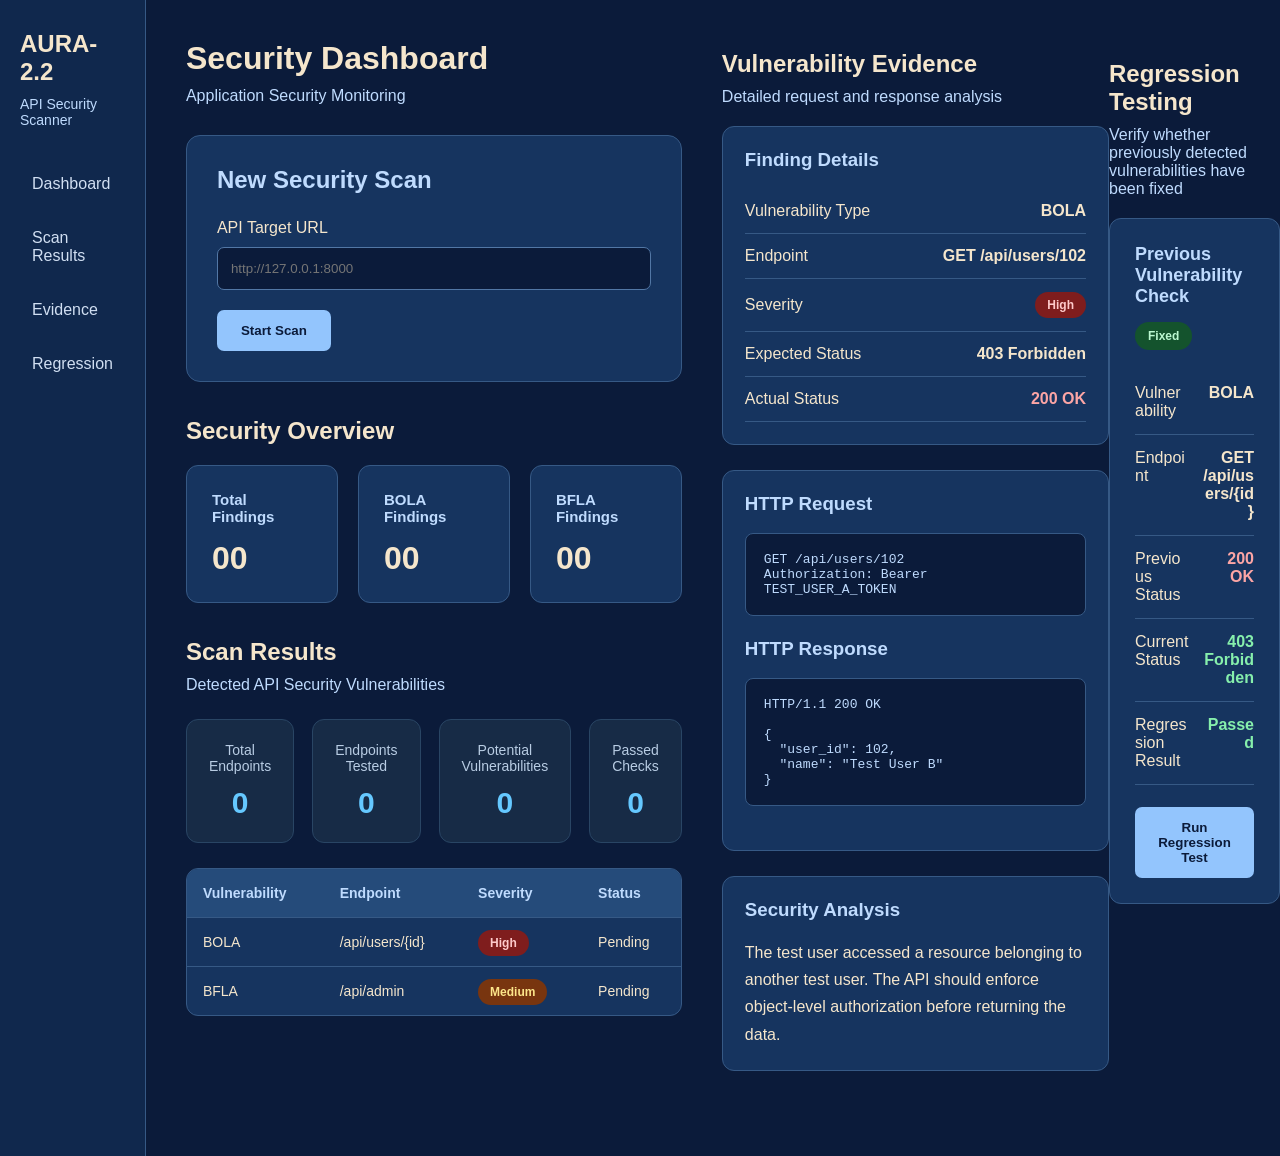
<file: index.html>
<!DOCTYPE html>
<html lang="en">

<head>
    <meta charset="UTF-8">
    <meta name="viewport" content="width=device-width, initial-scale=1.0">

    <title>AURA-2.2 Security Dashboard</title>

    <link rel="stylesheet" href="style.css">
</head>

<body>

    <div class="sidebar">

        <h2>AURA-2.2</h2>

        <p>API Security Scanner</p>

        <nav>
            <a href="#">Dashboard</a>
            <a href="#">Scan Results</a>
            <a href="#">Evidence</a>
            <a href="#">Regression</a>
        </nav>

    </div>

    <main>

        <header>
            <h1>Security Dashboard</h1>
            <p>Application Security Monitoring</p>
        </header>

        <section class="scan-panel">

            <h2>New Security Scan</h2>

            <label for="target">API Target URL</label>

            <input
                type="url"
                id="target"
                placeholder="http://127.0.0.1:8000"
            >

            <button id="startScanBtn">Start Scan</button>

<p id="scanStatus"></p>

        </section>
<section class="overview">

            <h2>Security Overview</h2>

            <div class="cards">

                <div class="card">
                    <h3>Total Findings</h3>
                    <p>00</p>
                </div>

                <div class="card">
                    <h3>BOLA Findings</h3>
                    <p>00</p>
                </div>

                <div class="card">
                    <h3>BFLA Findings</h3>
                    <p>00</p>
                </div>

            </div>

        </section>
<!-- Scan Results Section -->

<section class="results">

    <h2>Scan Results</h2>

    <p>Detected API Security Vulnerabilities</p>

    <!-- Summary Cards -->

    <div class="results-summary">

        <div class="result-card">
            <h3>Total Endpoints</h3>
            <p id="totalEndpoints">0</p>
        </div>

        <div class="result-card">
            <h3>Endpoints Tested</h3>
            <p id="testedEndpoints">0</p>
        </div>

        <div class="result-card">
            <h3>Potential Vulnerabilities</h3>
            <p id="vulnerableEndpoints">0</p>
        </div>

        <div class="result-card">
            <h3>Passed Checks</h3>
            <p id="passedEndpoints">0</p>
        </div>

    </div>

    <!-- Vulnerability Table -->

    <div class="table-container">

        <table>

            <thead>
                <tr>
                    <th>Vulnerability</th>
                    <th>Endpoint</th>
                    <th>Severity</th>
                    <th>Status</th>
                </tr>
            </thead>

            <tbody id="resultsTable">

                <tr>
                    <td>BOLA</td>
                    <td>/api/users/{id}</td>
                    <td>
                        <span class="high">High</span>
                    </td>
                    <td>Pending</td>
                </tr>

                <tr>
                    <td>BFLA</td>
                    <td>/api/admin</td>
                    <td>
                        <span class="medium">Medium</span>
                    </td>
                    <td>Pending</td>
                </tr>

            </tbody>

        </table>

    </div>

</section>
    </main>
<!-- EVIDENCE SECTION -->

<section class="evidence" id="evidence">

    <h2>Vulnerability Evidence</h2>

    <p class="section-description">
        Detailed request and response analysis
    </p>

    <div class="evidence-card">

        <h3>Finding Details</h3>

        <div class="evidence-row">
            <span>Vulnerability Type</span>
            <strong>BOLA</strong>
        </div>

        <div class="evidence-row">
            <span>Endpoint</span>
            <strong>GET /api/users/102</strong>
        </div>

        <div class="evidence-row">
            <span>Severity</span>
            <span class="high">High</span>
        </div>

        <div class="evidence-row">
            <span>Expected Status</span>
            <strong>403 Forbidden</strong>
        </div>

        <div class="evidence-row">
            <span>Actual Status</span>
            <strong class="vulnerable">200 OK</strong>
        </div>

    </div>

    <div class="evidence-card">

        <h3>HTTP Request</h3>

        <pre><code>GET /api/users/102
Authorization: Bearer TEST_USER_A_TOKEN</code></pre>

        <h3>HTTP Response</h3>

        <pre><code>HTTP/1.1 200 OK

{
  "user_id": 102,
  "name": "Test User B"
}</code></pre>

    </div>

    <div class="evidence-card">

        <h3>Security Analysis</h3>

        <p>
            The test user accessed a resource belonging
            to another test user.

            The API should enforce object-level
            authorization before returning the data.
        </p>

    </div>

</section>
<!-- REGRESSION TESTING SECTION -->

<section class="regression" id="regression">

    <h2>Regression Testing</h2>

    <p class="section-description">
        Verify whether previously detected vulnerabilities have been fixed
    </p>

    <div class="regression-card">

        <div class="regression-header">
            <h3>Previous Vulnerability Check</h3>
            <span class="fixed-status">Fixed</span>
        </div>

        <div class="regression-details">

            <div class="regression-row">
                <span>Vulnerability</span>
                <strong>BOLA</strong>
            </div>

            <div class="regression-row">
                <span>Endpoint</span>
                <strong>GET /api/users/{id}</strong>
            </div>

            <div class="regression-row">
                <span>Previous Status</span>
                <strong class="vulnerable">200 OK</strong>
            </div>

            <div class="regression-row">
                <span>Current Status</span>
                <strong class="safe-status">403 Forbidden</strong>
            </div>

            <div class="regression-row">
                <span>Regression Result</span>
                <strong class="safe-status">Passed</strong>
            </div>

        </div>

        <button class="regression-button" id="regressionBtn" type="button">
    Run Regression Test
</button>

<p id="regressionStatus" aria-live="polite"></p>
    </div>
</section>
<script src="script.js"></script>
</body>

</html>
</file>
<file: style.css>
/* AURA-2.2 Dashboard Styling */

* {
    margin: 0;
    padding: 0;
    box-sizing: border-box;
}

body {
    font-family: Arial, sans-serif;
    background-color: #0B1B3A;
    color: #F5E6CC;
    min-height: 100vh;
    display: flex;
}

/* Sidebar */

.sidebar {
    width: 250px;
    min-height: 100vh;
    background-color: #10284D;
    padding: 30px 20px;
    border-right: 1px solid #365985;
}

.sidebar h2 {
    color: #F5E6CC;
    margin-bottom: 10px;
}

.sidebar p {
    color: #BFDBFE;
    font-size: 14px;
    margin-bottom: 35px;
}

.sidebar nav {
    display: flex;
    flex-direction: column;
    gap: 12px;
}

.sidebar nav a {
    color: #D1DFF2;
    text-decoration: none;
    padding: 12px;
    border-radius: 8px;
}

.sidebar nav a:hover {
    background-color: #254B7A;
    color: #FFFFFF;
}

/* Main Dashboard */

main {
    flex: 1;
    padding: 40px;
}

header h1 {
    color: #F5E6CC;
    font-size: 32px;
    margin-bottom: 10px;
}

header p {
    color: #BFDBFE;
    margin-bottom: 30px;
}

/* Scan Panel */

.scan-panel {
    background-color: #16345F;
    border: 1px solid #365985;
    padding: 30px;
    border-radius: 14px;
    max-width: 750px;
}

.scan-panel h2 {
    color: #BFDBFE;
    margin-bottom: 25px;
}

.scan-panel label {
    display: block;
    color: #F5E6CC;
    margin-bottom: 10px;
}

.scan-panel input {
    width: 100%;
    padding: 13px;
    background-color: #0B1B3A;
    border: 1px solid #5277A5;
    border-radius: 7px;
    color: #FFFFFF;
    margin-bottom: 20px;
}

.scan-panel button {
    background-color: #93C5FD;
    color: #0B1B3A;
    border: none;
    padding: 13px 24px;
    border-radius: 7px;
    font-weight: bold;
    cursor: pointer;
}

.scan-panel button:hover {
    background-color: #BFDBFE;
}
/* Security Overview Section */

.overview {
    margin-top: 35px;
}

.overview h2 {
    color: #F5E6CC;
    font-size: 24px;
    margin-bottom: 20px;
}

/* Cards Layout */

.cards {
    display: grid;
    grid-template-columns: repeat(3, 1fr);
    gap: 20px;
}

/* Individual Cards */

.card {
    background-color: #16345F;
    border: 1px solid #365985;
    padding: 25px;
    border-radius: 12px;
    transition: transform 0.2s ease;
}

.card:hover {
    transform: translateY(-4px);
}

/* Card Heading */

.card h3 {
    color: #BFDBFE;
    font-size: 15px;
    margin-bottom: 15px;
}

/* Card Number */

.card p {
    color: #F5E6CC;
    font-size: 32px;
    font-weight: bold;
}
/* =================================
   SCAN RESULTS TABLE
================================= */

.results {
    margin-top: 35px;
}

.results h2 {
    color: #F5E6CC;
    font-size: 24px;
    margin-bottom: 10px;
}

.results > p {
    color: #BFDBFE;
    margin-bottom: 20px;
}

/* Table Container */

.table-container {
    width: 100%;
    overflow-x: auto;
    background-color: #16345F;
    border: 1px solid #365985;
    border-radius: 12px;
}

/* Table */

table {
    width: 100%;
    border-collapse: collapse;
    text-align: left;
}

/* Table Heading */

thead {
    background-color: #254B7A;
}

th {
    color: #BFDBFE;
    padding: 16px;
    font-size: 14px;
}

/* Table Data */

td {
    color: #F5E6CC;
    padding: 16px;
    border-top: 1px solid #365985;
    font-size: 14px;
}

/* High Severity */

.high {
    background-color: #7F1D1D;
    color: #FECACA;
    padding: 6px 12px;
    border-radius: 20px;
    font-size: 12px;
    font-weight: bold;
}

/* Medium Severity */

.medium {
    background-color: #78350F;
    color: #FDE68A;
    padding: 6px 12px;
    border-radius: 20px;
    font-size: 12px;
    font-weight: bold;
}

/* Table Hover */

tbody tr:hover {
    background-color: #254B7A;
}
/* EVIDENCE PANEL */

.evidence {
    margin-top: 35px;
}

.evidence h2 {
    color: #F5E6CC;
    font-size: 24px;
    margin-bottom: 10px;
}

.section-description {
    color: #BFDBFE;
    margin-bottom: 20px;
}

.evidence-card {
    background: #16345F;
    border: 1px solid #365985;
    border-radius: 12px;
    padding: 22px;
    margin-bottom: 20px;
}

.evidence-card h3 {
    color: #BFDBFE;
    margin-bottom: 18px;
}

.evidence-row {
    display: flex;
    justify-content: space-between;
    align-items: center;
    gap: 15px;
    padding: 13px 0;
    border-bottom: 1px solid #365985;
    color: #F5E6CC;
}

.evidence-row strong {
    color: #F5E6CC;
    text-align: right;
}

.vulnerable {
    color: #FCA5A5 !important;
}

.evidence-card pre {
    background: #0B1B3A;
    color: #BFDBFE;
    padding: 18px;
    border-radius: 8px;
    overflow-x: auto;
    white-space: pre-wrap;
    overflow-wrap: anywhere;
    margin-bottom: 22px;
    border: 1px solid #365985;
}

.evidence-card p {
    color: #F5E6CC;
    line-height: 1.7;
}
/* REGRESSION TESTING SECTION */

.regression {
    margin-top: 35px;
}

.regression h2 {
    color: #F5E6CC;
    font-size: 24px;
    margin-bottom: 10px;
}

.regression-card {
    background-color: #16345F;
    border: 1px solid #365985;
    border-radius: 12px;
    padding: 25px;
    margin-bottom: 20px;
}

.regression-header {
    display: flex;
    justify-content: space-between;
    align-items: center;
    gap: 15px;
    margin-bottom: 20px;
}

.regression-header h3 {
    color: #BFDBFE;
    font-size: 18px;
}

.fixed-status {
    background-color: #14532D;
    color: #BBF7D0;
    padding: 7px 13px;
    border-radius: 20px;
    font-size: 12px;
    font-weight: bold;
}

.regression-row {
    display: flex;
    justify-content: space-between;
    align-items: center;
    gap: 15px;
    padding: 14px 0;
    border-bottom: 1px solid #365985;
    color: #F5E6CC;
}

.regression-row strong {
    text-align: right;
}

.safe-status {
    color: #86EFAC;
}

.regression-button {
    margin-top: 22px;
    background-color: #93C5FD;
    color: #0B1B3A;
    border: none;
    padding: 13px 22px;
    border-radius: 7px;
    font-weight: bold;
    cursor: pointer;
}

.regression-button:hover {
    background-color: #BFDBFE;
}
/* REGRESSION ALIGNMENT FIX */

.regression-card {
    width: 100%;
    max-width: 850px;
    overflow: hidden;
}

.regression-header {
    flex-wrap: wrap;
    align-items: flex-start;
}

.regression-row {
    display: grid;
    grid-template-columns: minmax(0, 1fr) minmax(0, 1fr);
    align-items: start;
    gap: 12px;
}

.regression-row span,
.regression-row strong {
    min-width: 0;
    overflow-wrap: anywhere;
}

.regression-row strong {
    text-align: right;
}

.regression-button {
    max-width: 100%;
    white-space: normal;
}

@media (max-width: 600px) {
    .regression-row {
        grid-template-columns: 1fr;
        gap: 6px;
    }

    .regression-row strong {
        text-align: left;
    }
}
/* FIX SPACING BETWEEN DASHBOARD SECTIONS */

.evidence {
    display: block;
    margin-top: 50px;
    margin-bottom: 60px;
    clear: both;
}

.regression {
    display: block;
    margin-top: 60px;
    margin-bottom: 50px;
    clear: both;
}

.evidence-card {
    margin-bottom: 25px;
}

.regression-card {
    margin-top: 20px;
}
/* ==============================
   AURA-2.2 SCAN RESULTS
============================== */

.results-summary {
    display: grid;
    grid-template-columns: repeat(4, 1fr);
    gap: 18px;
    margin: 25px 0;
}

.result-card {
    background: #172b46;
    border: 1px solid #294564;
    padding: 22px;
    border-radius: 12px;
    text-align: center;
    transition: transform 0.2s ease;
}

.result-card:hover {
    transform: translateY(-4px);
}

.result-card h3 {
    color: #b8cce3;
    font-size: 14px;
    font-weight: 500;
    margin-bottom: 12px;
}

.result-card p {
    color: #65c8ff;
    font-size: 30px;
    font-weight: bold;
    margin: 0;
}

/* Responsive layout */

@media (max-width: 900px) {
    .results-summary {
        grid-template-columns: repeat(2, 1fr);
    }
}

@media (max-width: 500px) {
    .results-summary {
        grid-template-columns: 1fr;
    }
}
</file>
